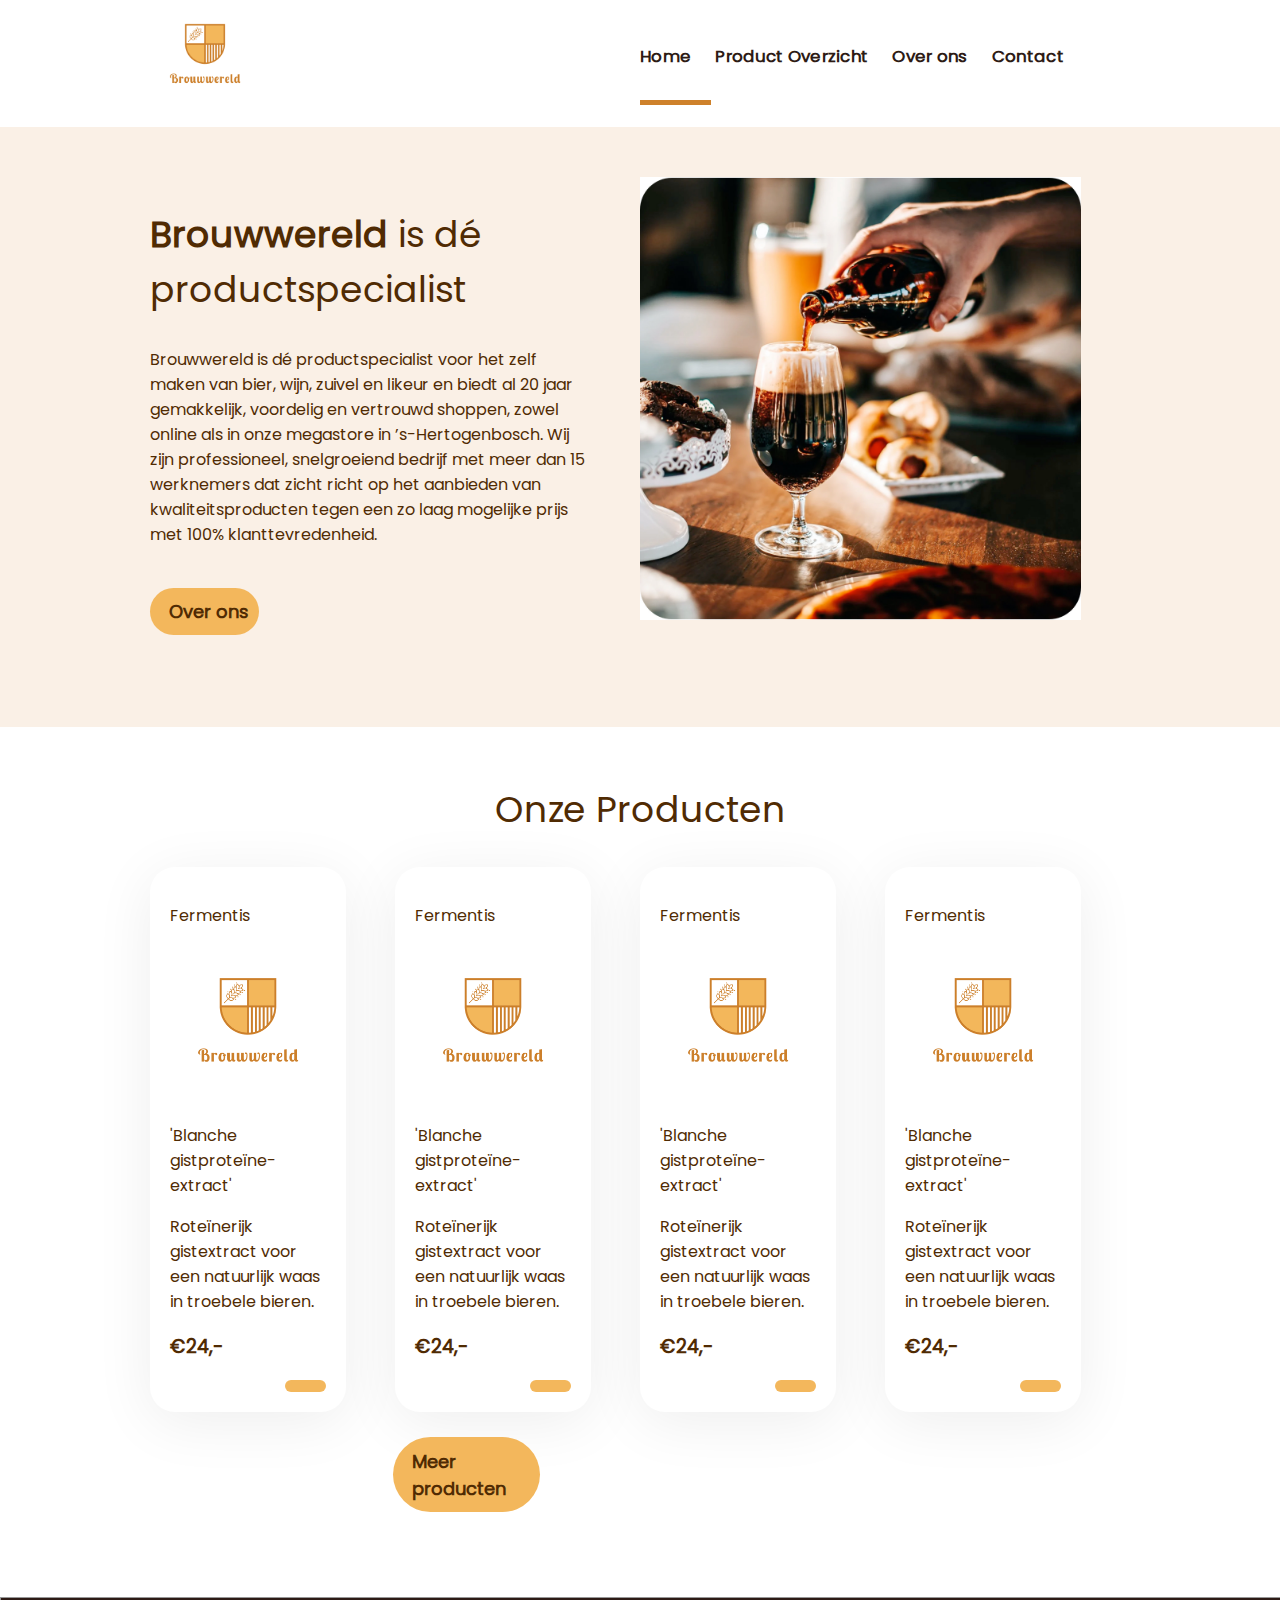
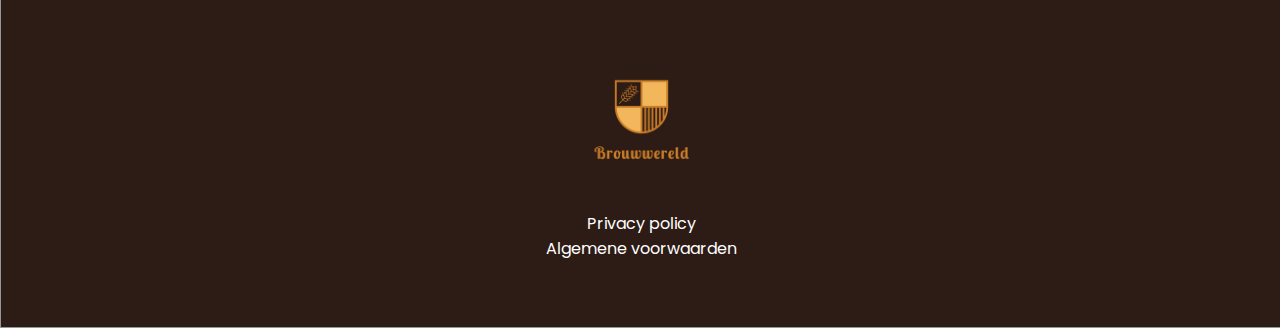
<file: index.html>
<!DOCTYPE html>
<html>
    <head>
        <meta charset="utf-8">
        <meta http-equiv="X-UA-Compatible" content="IE=edge">
        <title></title>
        <meta name="description" content="">
        <meta name="viewport" content="width=device-width, initial-scale=1">
        <link rel="stylesheet" href="stylesheet.css">
        <link href="https://kit-pro.fontawesome.com/releases/v5.15.2/css/pro.min.css" rel="stylesheet">
    </head>
    <body>
        <div class="container">
            <div class="sizerow">
                <div class="column-50">
                    <img class="w-25" src="brouwwereld_logo_transparent.png">
                </div>
                <div class="column-50">
                    <div class="menu">
                        <ul>
                            <li id="active"><a>Home</a></li>
                            <li><a href="/ProductOverzicht.html">Product Overzicht</a></li>
                            <li><a href="/OverOns.html">Over ons</a></li>
                            <li><a href="/contact.html">Contact</a></li>
                            <li><div class="shoppingBag"><i class="fal fa-shopping-bag fa-1x"></div></i></li>    
                        </ul>
                    </div>
                </div>
            </div>
        </div>
        <div class="container container-tophome">
            <div class="sizerow">
                <div class="column-50">
                    <h2><span class="name">Brouwwereld</span> is d&#233; productspecialist</h2>
                    <p>Brouwwereld is d&#233; productspecialist voor het zelf maken van bier, wijn, zuivel en likeur en biedt al 20 jaar gemakkelijk, voordelig en vertrouwd shoppen, zowel online als in onze megastore in ’s-Hertogenbosch. Wij zijn professioneel, snelgroeiend bedrijf met meer dan 15 werknemers dat zicht richt op het aanbieden van kwaliteitsproducten tegen een zo laag mogelijke prijs met 100% klanttevredenheid.</p>
                    <br>
                    <div class="buttonOverOns"><a>Over ons</a><i class="far fa-long-arrow-right fa-1x"></i></div>
                </div>
                <div class="column-50">
                    <img class="w-100 head-picture" src="Bitmap Copy.jpg">
                </div>
            </div>
        </div>
        <br>
        <div class="container">
            <div class="sizerow product">
                <div class="column-100">
                    <h2>Onze Producten</h2>
                </div>
            </div>
            <div class="sizerow">
                <div class="column-25 products-grid">
                    <p>
                        Fermentis
                    </p>
                    <img class="w-100" src="brouwwereld_logo_transparent.png"> 
                    <p>
                        'Blanche gistproteïne-</br>extract'
                    </p>
                    <p>
                        Roteïnerijk gistextract voor een natuurlijk waas in troebele bieren.
                    </p>
                    <h3>
                        €24,-
                    </h3>
                    <div class="bag"><i class="fal fa-shopping-bag fa-1x"></i></div>
                </div>
                <div class="column-25 products-grid">
                    <p>
                        Fermentis
                    </p>
                    <img class="w-100" src="brouwwereld_logo_transparent.png"> 
                    <p>
                        'Blanche gistproteïne-</br>extract'
                    </p>
                    <p>
                        Roteïnerijk gistextract voor een natuurlijk waas in troebele bieren.
                    </p>
                    <h3>
                        €24,-
                    </h3>
                    <div class="bag"><i class="fal fa-shopping-bag fa-1x"></i></div>
                </div>
                <div class="column-25 products-grid">
                    <p>
                        Fermentis
                    </p>
                    <img class="w-100" src="brouwwereld_logo_transparent.png"> 
                    <p>
                        'Blanche gistproteïne-</br>extract'
                    </p>
                    <p>
                        Roteïnerijk gistextract voor een natuurlijk waas in troebele bieren.
                    </p>
                    <h3>
                        €24,-
                    </h3>
                    <div class="bag"><i class="fal fa-shopping-bag fa-1x"></i></div>
                </div>
                <div class="column-25 products-grid">
                    <p>
                        Fermentis
                    </p>
                    <img class="w-100" src="brouwwereld_logo_transparent.png"> 
                    <p>
                        'Blanche gistproteïne-</br>extract'
                    </p>
                    <p>
                        Roteïnerijk gistextract voor een natuurlijk waas in troebele bieren.
                    </p>
                    <h3>
                        €24,-
                    </h3>
                    <div class="bag"><i class="fal fa-shopping-bag fa-1x"></i></div>
                </div>
                
             </div>
             <br>
             <div class="buttonOverOns MeerProducten"><a href="/ProductOverzicht.html">Meer producten</a><i class="far fa-long-arrow-right fa-1x"></i></div>
             <br>
             <br>
             <br>
             <br>
        </div>
        <br>
        <br>
        <footer class ="footer">
            <img src="brouwwereld_logo_transparent.png" class="footerlogo">
            <p class="footertext">Privacy policy<br> Algemene voorwaarden</p>
          </footer>   
    </body>
</html>
</file>
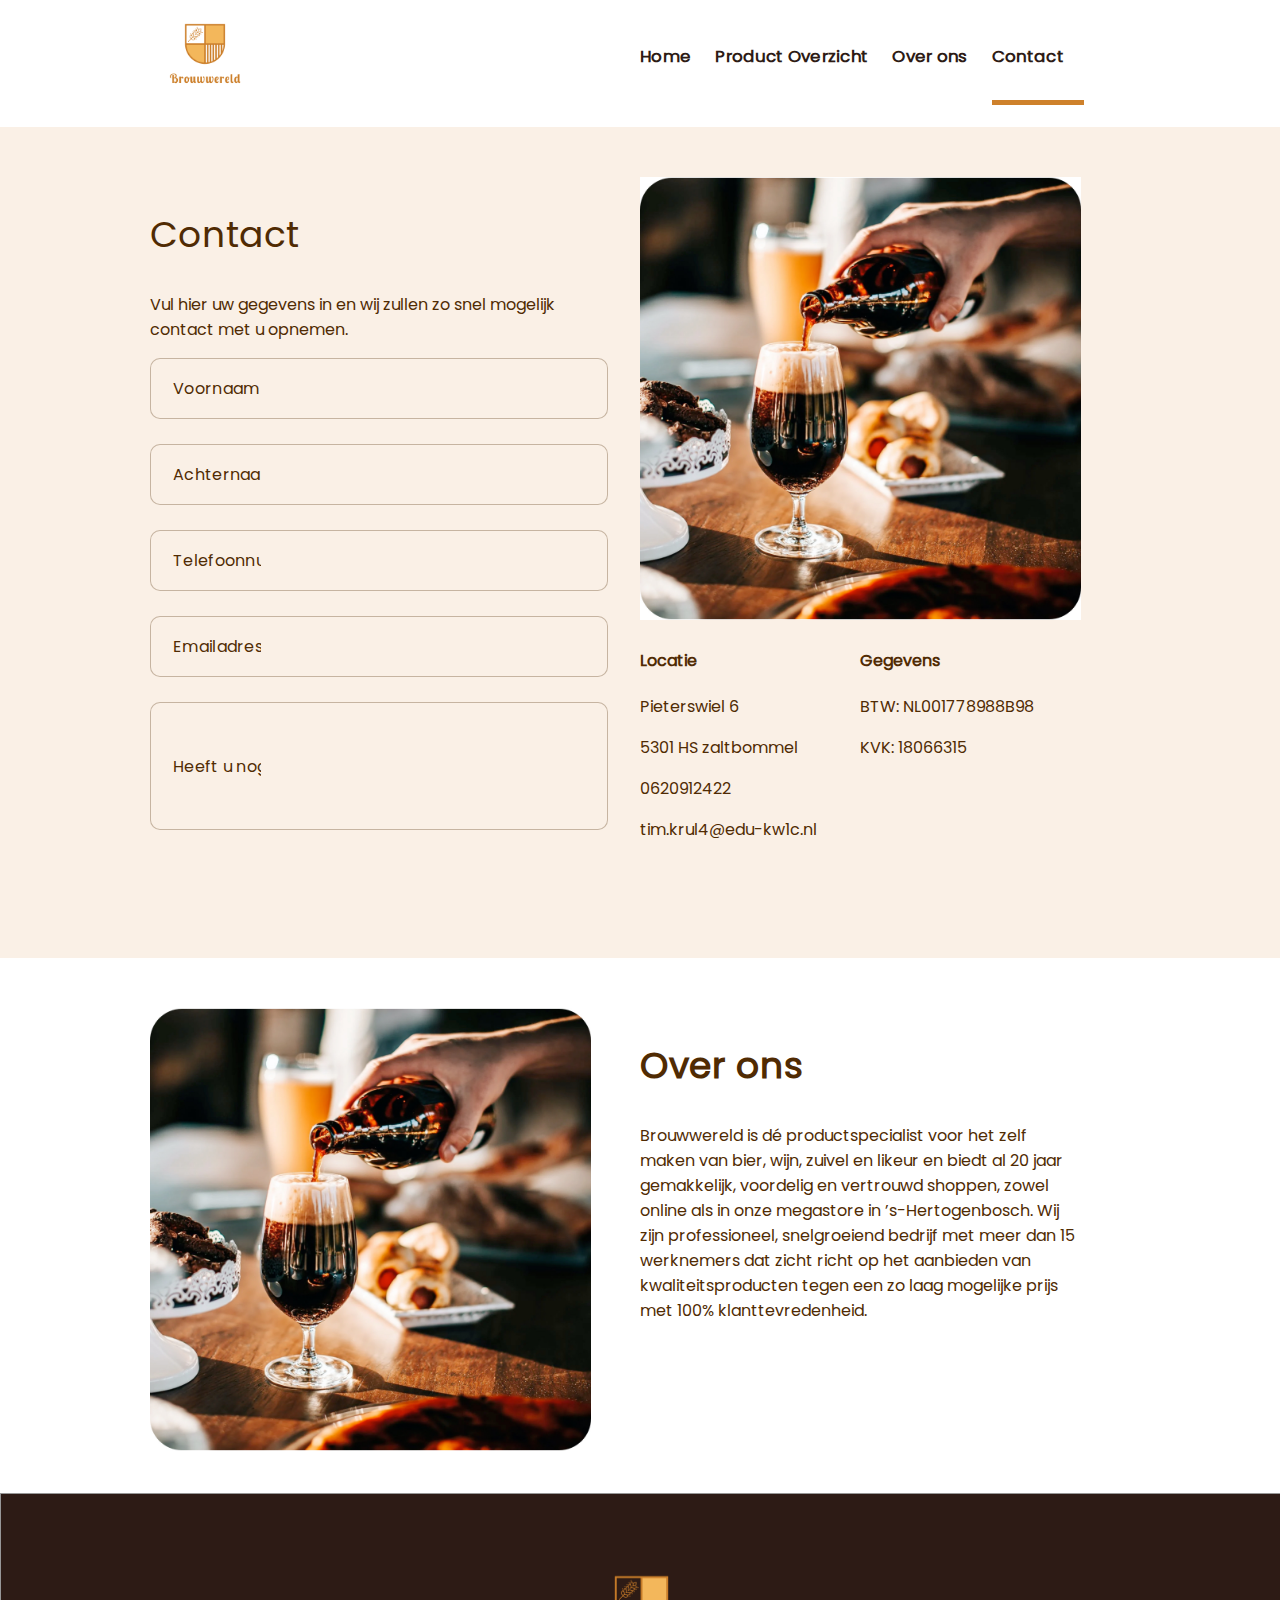
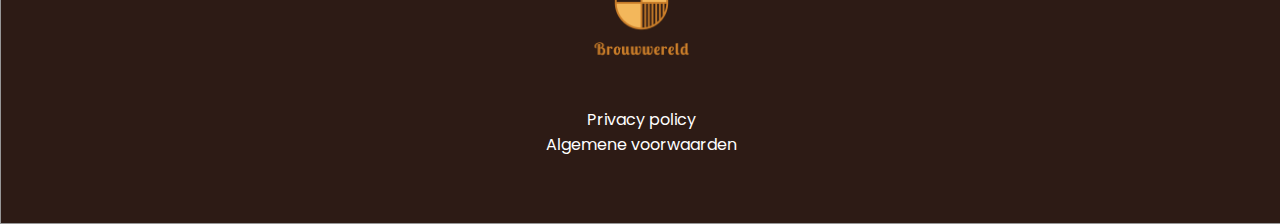
<file: contact.html>
<!DOCTYPE html>
<html>
    <head>
        <meta charset="utf-8">
        <meta http-equiv="X-UA-Compatible" content="IE=edge">
        <title></title>
        <meta name="description" content="">
        <meta name="viewport" content="width=device-width, initial-scale=1">
        <link rel="stylesheet" href="stylesheet.css">
        <link href="https://kit-pro.fontawesome.com/releases/v5.15.2/css/pro.min.css" rel="stylesheet">
    </head>
    <body>
        <div class="container">
            <div class="sizerow">
                <div class="column-50">
                    <img class="w-25" src="brouwwereld_logo_transparent.png">
                </div>
                <div class="column-50">
                    <div class="menu">
                        <ul>
                            <li><a href="/index.html">Home</a></li>
                            <li><a href="/ProductOverzicht.html">Product Overzicht</a></li>
                            <li><a href="/OverOns.html">Over ons</a></li>
                            <li id="active"><a>Contact</a></li>
                            <li><i class="fal fa-shopping-bag fa-1x"></i></li>    
                        </ul>
                    </div>
                </div>
            </div>
        </div>
        <div class="container overOns container-tophome">
            <div class="sizerow">
                <div class="column-50">
                    <h2>Contact</h2>
                    <p>Vul hier uw gegevens in en wij zullen zo snel mogelijk contact met u opnemen.</p>
                    <label for="">
                        <input type="text" placeholder="Voornaam"><br><br>
                        <input type="text" placeholder="Achternaam"><br><br>
                        <input type="text" placeholder="Telefoonnummer"><br><br>
                        <input type="text" placeholder="Emailadres"><br><br>
                        <input id="opmerking" type="text" placeholder="Heeft u nog vragen/opmerkingen? Voer ze hier in…"><br>
                    </label>
                </div>
                <div class="column-50">
                    <img class="w-100 head-picture" src="Bitmap Copy.jpg">
                    <div class="sizerow">
                        <div class="column-50">
                        <h4>Locatie</h4>
                        <p>Pieterswiel 6</p>
                        <p>5301 HS zaltbommel</p>
                        <p>0620912422</p>
                        <p>tim.krul4@edu-kw1c.nl</p>
                        </div>
                        <div class="column-50">
                            <h4>Gegevens</h4>
                            <p>BTW: NL001778988B98</p>
                            <p>KVK: 18066315</p>
                        </div>
                    </div>
                </div>
            </div>
        </div>
        <br>
        <br>
        <div class="container">
            <div class="sizerow">
            <div class="column-50">
                <img class="w-100 head-picture" src="Bitmap Copy.jpg">
            </div>
            <div class="column-50">
                <h2><span class="name">Over ons</span></h2>
                <p>Brouwwereld is d&#233; productspecialist voor het zelf maken van bier, wijn, zuivel en likeur en biedt al 20 jaar gemakkelijk, voordelig en vertrouwd shoppen, zowel online als in onze megastore in ’s-Hertogenbosch. Wij zijn professioneel, snelgroeiend bedrijf met meer dan 15 werknemers dat zicht richt op het aanbieden van kwaliteitsproducten tegen een zo laag mogelijke prijs met 100% klanttevredenheid.</p>  
            </div>
        </div>
        </div>
        <br>
        <footer class = "footer">
            <img src="brouwwereld_logo_transparent.png" class="footerlogo">
            <p class="footertext">Privacy policy<br> Algemene voorwaarden</p>
          </footer> 
    </body>
</html>
</file>
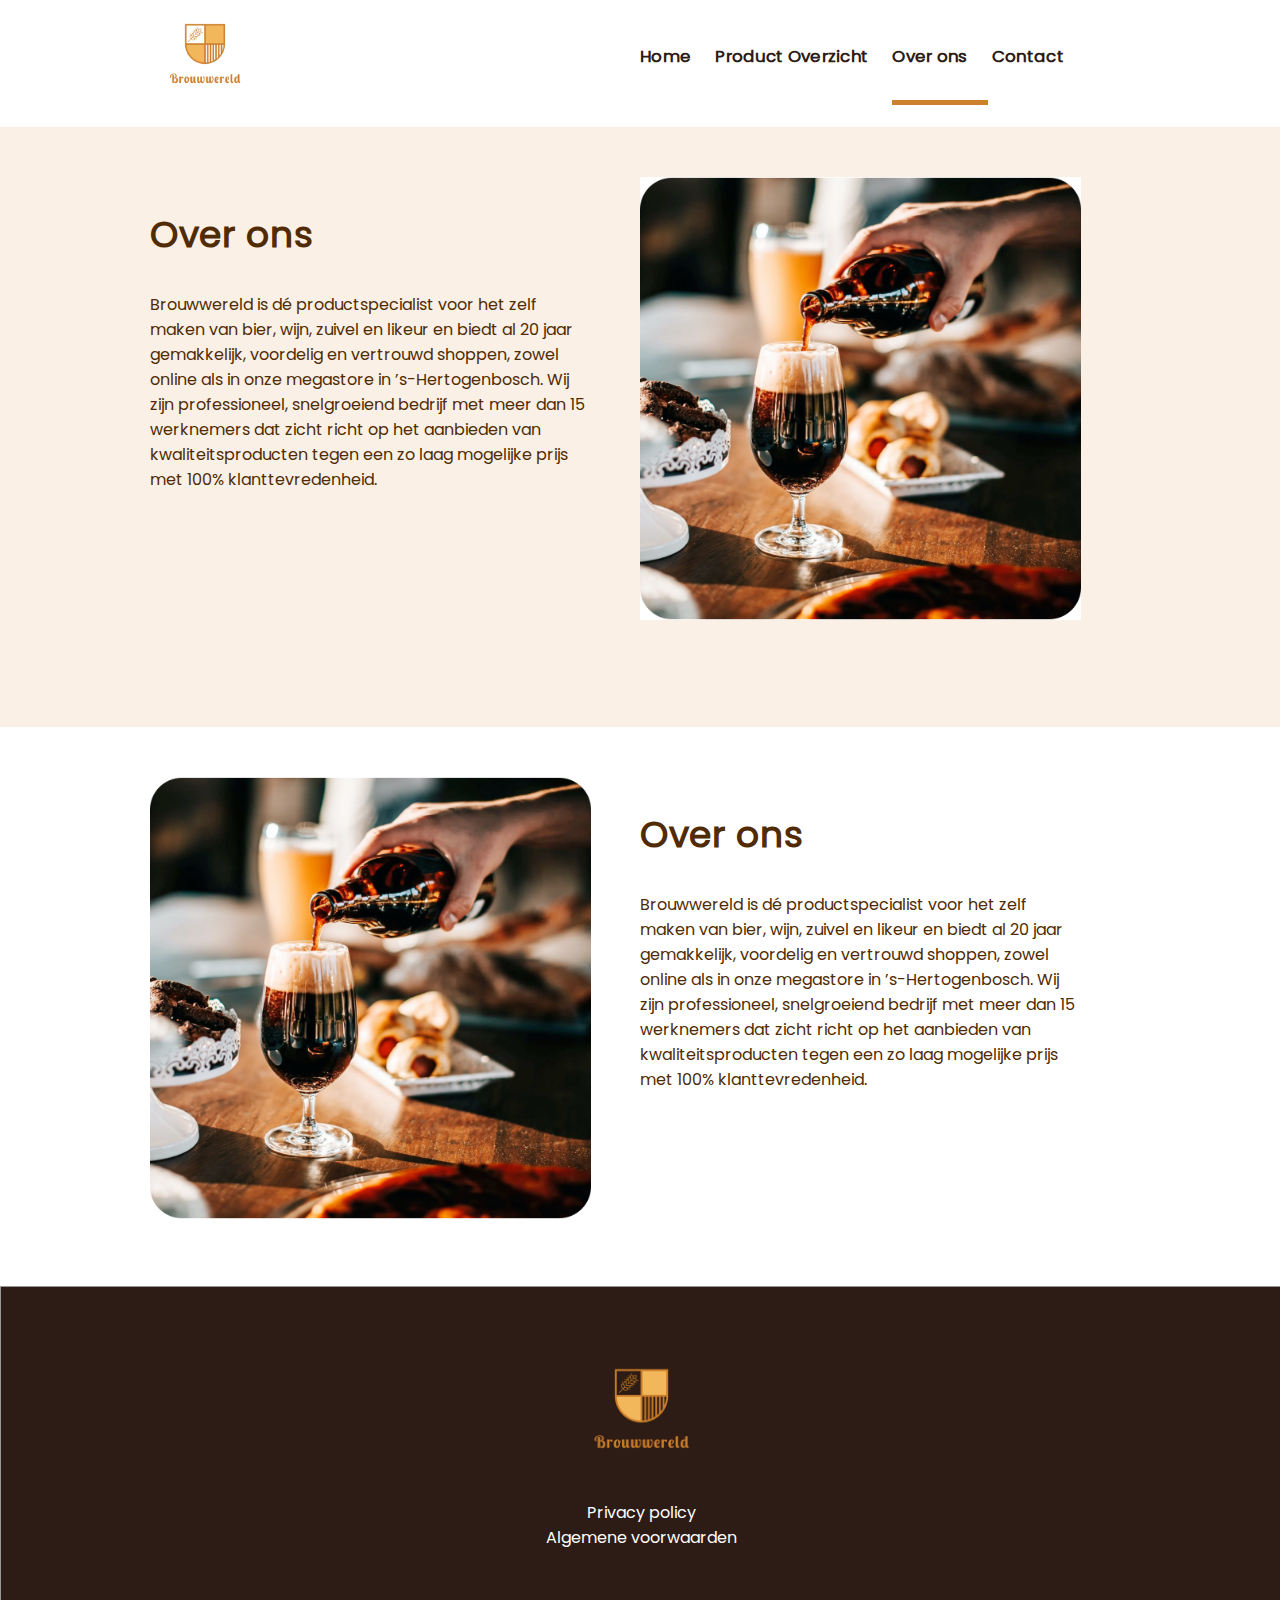
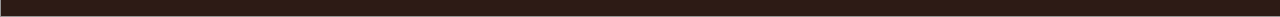
<file: OverOns.html>
<!DOCTYPE html>
<html>
    <head>
        <meta charset="utf-8">
        <meta http-equiv="X-UA-Compatible" content="IE=edge">
        <title></title>
        <meta name="description" content="">
        <meta name="viewport" content="width=device-width, initial-scale=1">
        <link rel="stylesheet" href="stylesheet.css">
        <link href="https://kit-pro.fontawesome.com/releases/v5.15.2/css/pro.min.css" rel="stylesheet">
    </head>
    <body>
        <div class="container">
            <div class="sizerow">
                <div class="column-50">
                    <img class="w-25" src="brouwwereld_logo_transparent.png">
                </div>
                <div class="column-50">
                    <div class="menu">
                        <ul>
                            <li><a href="/index.html">Home</a></li>
                            <li><a href="/ProductOverzicht.html">Product Overzicht</a></li>
                            <li id="active"><a>Over ons</a></li>
                            <li><a href="/contact.html">Contact</a></li>
                            <li><i class="fal fa-shopping-bag fa-1x"></i></li>    
                        </ul>
                    </div>
                </div>
            </div>
        </div>
        <div class="container container-tophome">
            <div class="sizerow">
                <div class="column-50">
                    <h2><span class="name">Over ons</span></h2>
                    <p>Brouwwereld is d&#233; productspecialist voor het zelf maken van bier, wijn, zuivel en likeur en biedt al 20 jaar gemakkelijk, voordelig en vertrouwd shoppen, zowel online als in onze megastore in ’s-Hertogenbosch. Wij zijn professioneel, snelgroeiend bedrijf met meer dan 15 werknemers dat zicht richt op het aanbieden van kwaliteitsproducten tegen een zo laag mogelijke prijs met 100% klanttevredenheid.</p>
                </div>
                <div class="column-50">
                    <img class="w-100 head-picture" src="Bitmap Copy.jpg">
                </div>
            </div>
        </div>
        <br>
        <br>
        <div class="container">
            <div class="sizerow">
                <div class="column-50">
                    <img class="w-100 head-picture" src="Bitmap Copy.jpg">
                </div>
                <div class="column-50">
                    <h2><span class="name">Over ons</span></h2>
                    <p>Brouwwereld is d&#233; productspecialist voor het zelf maken van bier, wijn, zuivel en likeur en biedt al 20 jaar gemakkelijk, voordelig en vertrouwd shoppen, zowel online als in onze megastore in ’s-Hertogenbosch. Wij zijn professioneel, snelgroeiend bedrijf met meer dan 15 werknemers dat zicht richt op het aanbieden van kwaliteitsproducten tegen een zo laag mogelijke prijs met 100% klanttevredenheid.</p>
                </div>
            </div>
        </div>
        <br>
        <br>
        <footer class = "footer">
            <img src="brouwwereld_logo_transparent.png" class="footerlogo">
            <p class="footertext">Privacy policy<br> Algemene voorwaarden</p>
          </footer> 
    </body>
</html>
</file>
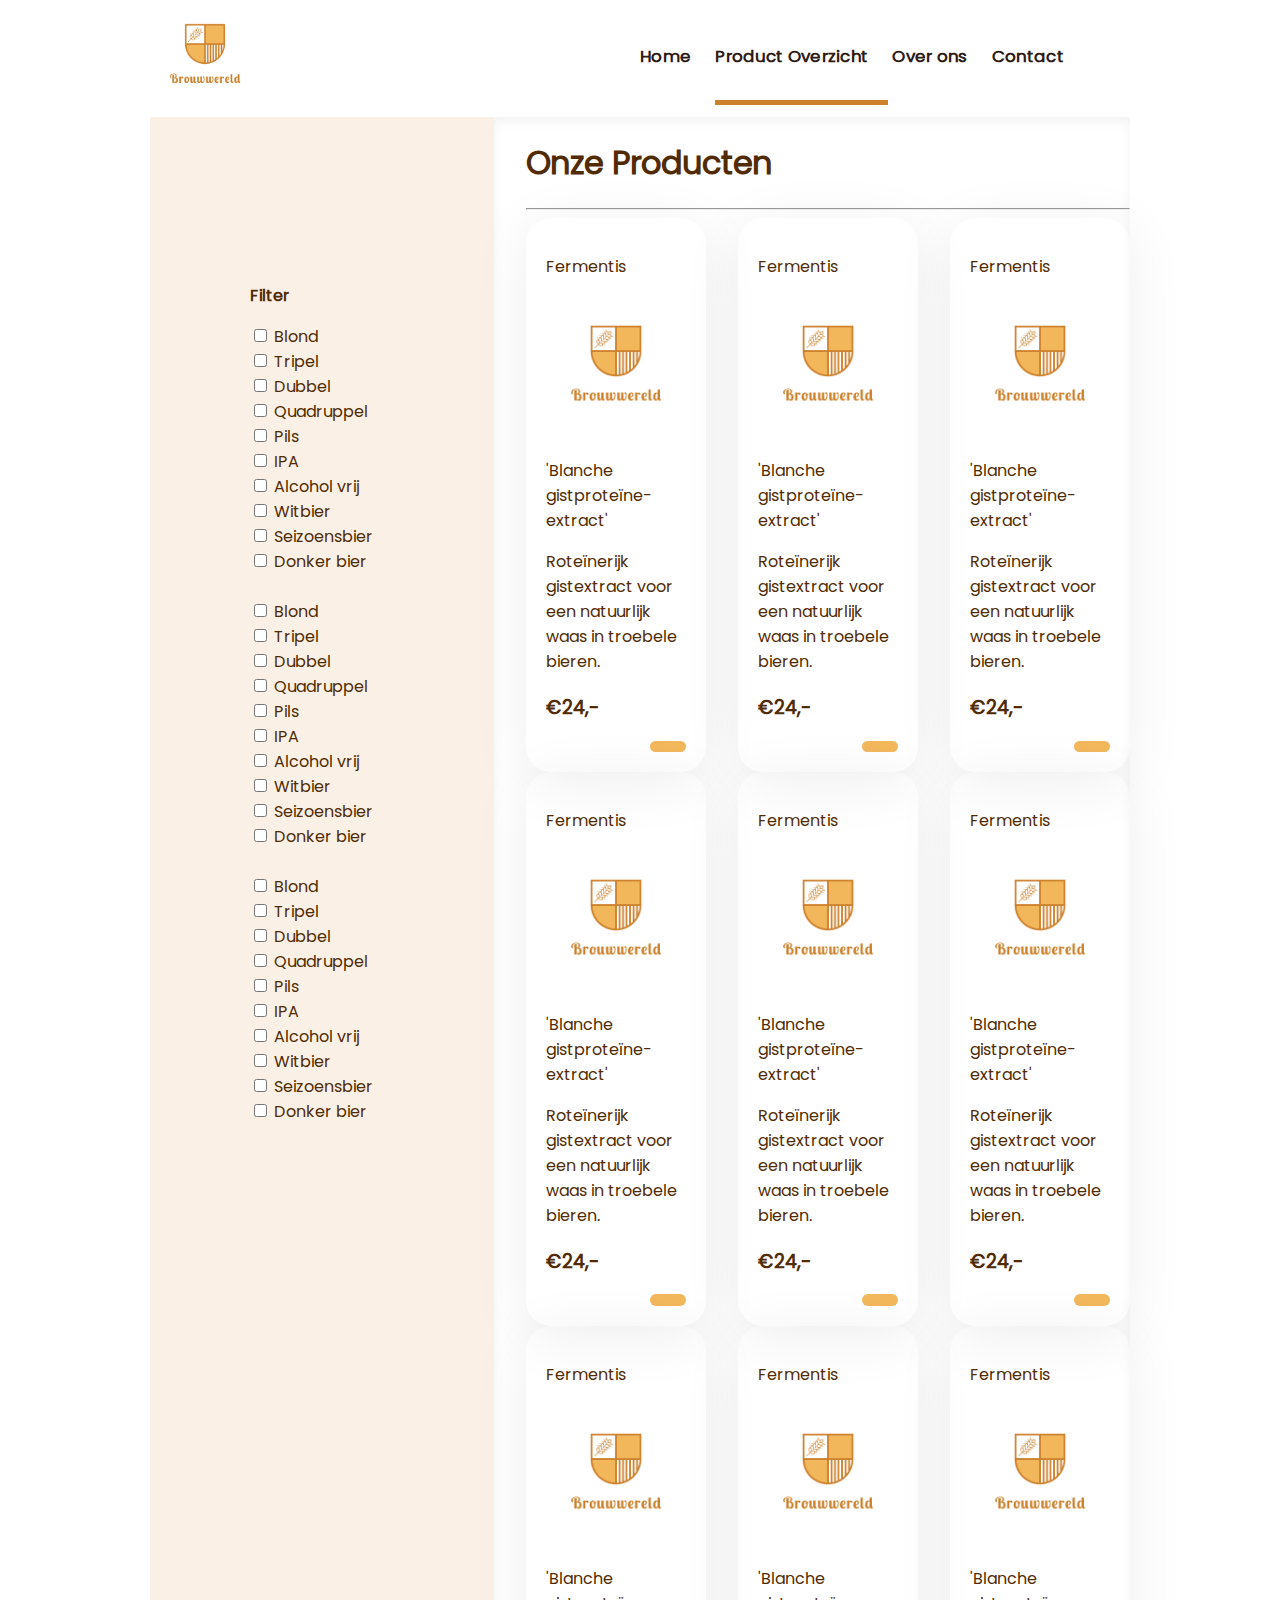
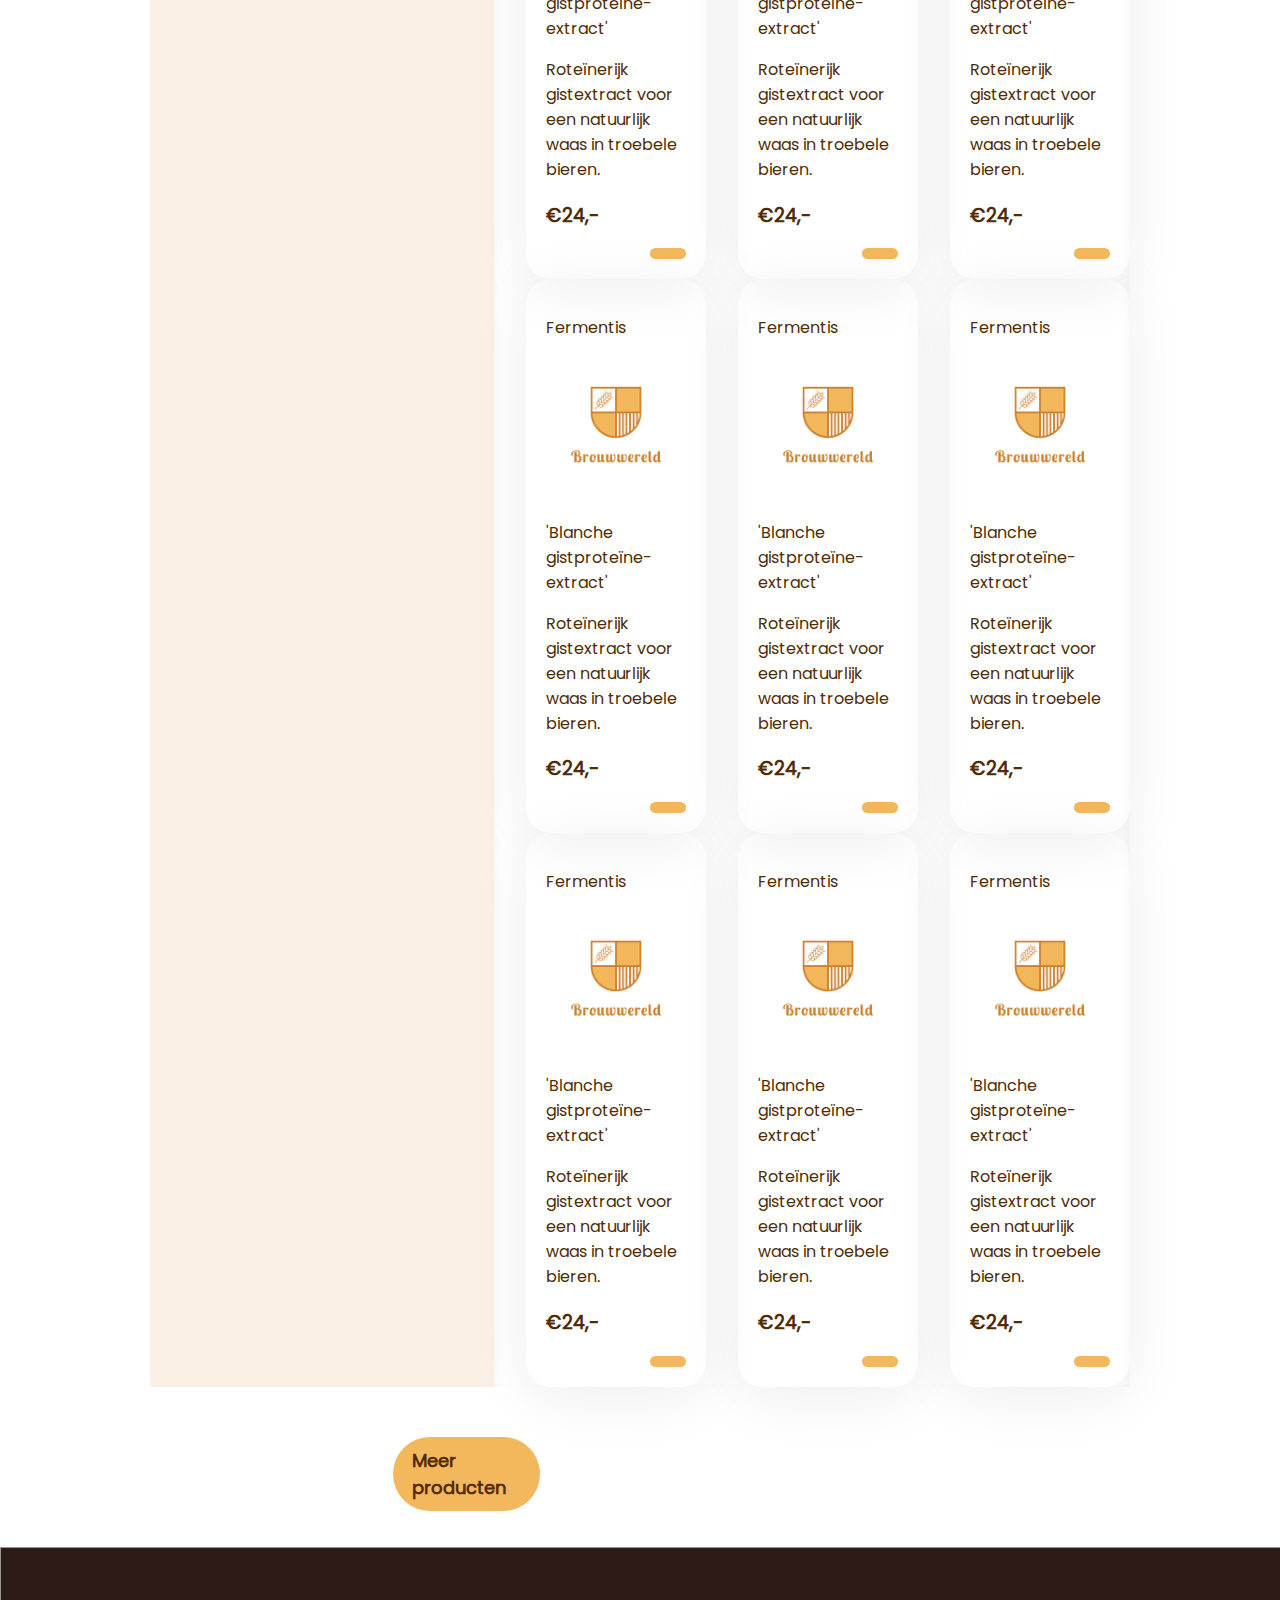
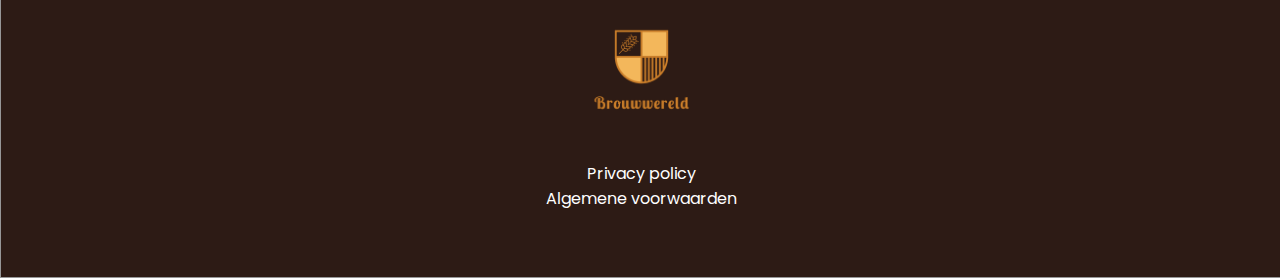
<file: ProductOverzicht.html>
<!DOCTYPE html>
<html>
    <head>
        <meta charset="utf-8">
        <meta http-equiv="X-UA-Compatible" content="IE=edge">
        <title></title>
        <meta name="description" content="">
        <meta name="viewport" content="width=device-width, initial-scale=1">
        <link rel="stylesheet" href="stylesheet.css">
        <link href="https://kit-pro.fontawesome.com/releases/v5.15.2/css/pro.min.css" rel="stylesheet">
    </head>
    <body>
        <div class="container">
            <div class="sizerow">
                <div class="column-50">
                    <img class="w-25" src="brouwwereld_logo_transparent.png">
                </div>
                <div class="column-50">
                    <div class="menu">
                        <ul>
                            <li><a href="/index.html">Home</a></li>
                            <li id="active"><a>Product Overzicht</a></li>
                            <li><a href="/OverOns.html">Over ons</a></li>
                            <li><a href="/contact.html">Contact</a></li>
                            <li><i class="fal fa-shopping-bag fa-1x"></i></li>    
                        </ul>
                    </div>
                </div>
            </div>
        </div>
        <div class="container overOns">
            <div class="sizerow">
                <div class="table column-25">
                    <p id="filter">Filter</p>
                    <form>
                        <input type="checkbox" name="vehicle1" value="Bier">
                        <label for="vehicle1"> Blond</label><br>
                        <input type="checkbox"  name="vehicle2" value="Gist">
                        <label for="vehicle2"> Tripel</label><br>
                        <input type="checkbox" name="vehicle3" value="Hop">
                        <label for="vehicle3"> Dubbel</label><br>
                        <input type="checkbox" name="vehicle3" value="Hop">
                        <label for="vehicle3"> Quadruppel</label><br>
                        <input type="checkbox" name="vehicle3" value="Hop">
                        <label for="vehicle3"> Pils</label><br>
                        <input type="checkbox" name="vehicle3" value="Hop">
                        <label for="vehicle3"> IPA</label><br>
                        <input type="checkbox" name="vehicle3" value="Hop">
                        <label for="vehicle3"> Alcohol vrij</label><br>
                        <input type="checkbox" name="vehicle3" value="Hop">
                        <label for="vehicle3"> Witbier</label><br>
                        <input type="checkbox" name="vehicle3" value="Hop">
                        <label for="vehicle3"> Seizoensbier</label><br>
                        <input type="checkbox" name="vehicle3" value="Hop">
                        <label for="vehicle3"> Donker bier</label><br>
                    </form>
                    <br>
                    <form>
                        <input type="checkbox" name="vehicle1" value="Bier">
                        <label for="vehicle1"> Blond</label><br>
                        <input type="checkbox"  name="vehicle2" value="Gist">
                        <label for="vehicle2"> Tripel</label><br>
                        <input type="checkbox" name="vehicle3" value="Hop">
                        <label for="vehicle3"> Dubbel</label><br>
                        <input type="checkbox" name="vehicle3" value="Hop">
                        <label for="vehicle3"> Quadruppel</label><br>
                        <input type="checkbox" name="vehicle3" value="Hop">
                        <label for="vehicle3"> Pils</label><br>
                        <input type="checkbox" name="vehicle3" value="Hop">
                        <label for="vehicle3"> IPA</label><br>
                        <input type="checkbox" name="vehicle3" value="Hop">
                        <label for="vehicle3"> Alcohol vrij</label><br>
                        <input type="checkbox" name="vehicle3" value="Hop">
                        <label for="vehicle3"> Witbier</label><br>
                        <input type="checkbox" name="vehicle3" value="Hop">
                        <label for="vehicle3"> Seizoensbier</label><br>
                        <input type="checkbox" name="vehicle3" value="Hop">
                        <label for="vehicle3"> Donker bier</label><br>
                    </form>
                    <br>
                    <form>
                        <input type="checkbox" name="vehicle1" value="Bier">
                        <label for="vehicle1"> Blond</label><br>
                        <input type="checkbox"  name="vehicle2" value="Gist">
                        <label for="vehicle2"> Tripel</label><br>
                        <input type="checkbox" name="vehicle3" value="Hop">
                        <label for="vehicle3"> Dubbel</label><br>
                        <input type="checkbox" name="vehicle3" value="Hop">
                        <label for="vehicle3"> Quadruppel</label><br>
                        <input type="checkbox" name="vehicle3" value="Hop">
                        <label for="vehicle3"> Pils</label><br>
                        <input type="checkbox" name="vehicle3" value="Hop">
                        <label for="vehicle3"> IPA</label><br>
                        <input type="checkbox" name="vehicle3" value="Hop">
                        <label for="vehicle3"> Alcohol vrij</label><br>
                        <input type="checkbox" name="vehicle3" value="Hop">
                        <label for="vehicle3"> Witbier</label><br>
                        <input type="checkbox" name="vehicle3" value="Hop">
                        <label for="vehicle3"> Seizoensbier</label><br>
                        <input type="checkbox" name="vehicle3" value="Hop">
                        <label for="vehicle3"> Donker bier</label><br>
                    </form>


                </div>
                <div class="column-75 items">
                    <h1 class="OnzeProducten">Onze Producten</h1>
                    <hr>
                    <div class="sizerow item">
                        <div class="column-25 products-grid">
                            <p>
                                Fermentis
                            </p>
                            <img class="w-100" src="brouwwereld_logo_transparent.png"> 
                            <p>
                                'Blanche gistproteïne-</br>extract'
                            </p>
                            <p>
                                Roteïnerijk gistextract voor een natuurlijk waas in troebele bieren.
                            </p>
                            <h3>
                                €24,-
                            </h3>
                            <div class="bag"><i class="fal fa-shopping-bag fa-1x"></i></div>
                        </div>
                        <div class="column-25 products-grid">
                            <p>
                                Fermentis
                            </p>
                            <img class="w-100" src="brouwwereld_logo_transparent.png"> 
                            <p>
                                'Blanche gistproteïne-</br>extract'
                            </p>
                            <p>
                                Roteïnerijk gistextract voor een natuurlijk waas in troebele bieren.
                            </p>
                            <h3>
                                €24,-
                            </h3>
                            <div class="bag"><i class="fal fa-shopping-bag fa-1x"></i></div>
                        </div>
                        <div class="column-25 products-grid">
                            <p>
                                Fermentis
                            </p>
                            <img class="w-100" src="brouwwereld_logo_transparent.png"> 
                            <p>
                                'Blanche gistproteïne-</br>extract'
                            </p>
                            <p>
                                Roteïnerijk gistextract voor een natuurlijk waas in troebele bieren.
                            </p>
                            <h3>
                                €24,-
                            </h3>
                            <div class="bag"><i class="fal fa-shopping-bag fa-1x"></i></div>
                        </div>
                    </div>
                    <div class="sizerow item">
                        <div class="column-25 products-grid">
                            <p>
                                Fermentis
                            </p>
                            <img class="w-100" src="brouwwereld_logo_transparent.png"> 
                            <p>
                                'Blanche gistproteïne-</br>extract'
                            </p>
                            <p>
                                Roteïnerijk gistextract voor een natuurlijk waas in troebele bieren.
                            </p>
                            <h3>
                                €24,-
                            </h3>
                            <div class="bag"><i class="fal fa-shopping-bag fa-1x"></i></div>
                        </div>
                        <div class="column-25 products-grid">
                            <p>
                                Fermentis
                            </p>
                            <img class="w-100" src="brouwwereld_logo_transparent.png"> 
                            <p>
                                'Blanche gistproteïne-</br>extract'
                            </p>
                            <p>
                                Roteïnerijk gistextract voor een natuurlijk waas in troebele bieren.
                            </p>
                            <h3>
                                €24,-
                            </h3>
                            <div class="bag"><i class="fal fa-shopping-bag fa-1x"></i></div>
                        </div>
                        <div class="column-25 products-grid">
                            <p>
                                Fermentis
                            </p>
                            <img class="w-100" src="brouwwereld_logo_transparent.png"> 
                            <p>
                                'Blanche gistproteïne-</br>extract'
                            </p>
                            <p>
                                Roteïnerijk gistextract voor een natuurlijk waas in troebele bieren.
                            </p>
                            <h3>
                                €24,-
                            </h3>
                            <div class="bag"><i class="fal fa-shopping-bag fa-1x"></i></div>
                        </div>
                    </div>
                    <div class="sizerow item">
                        <div class="column-25 products-grid">
                            <p>
                                Fermentis
                            </p>
                            <img class="w-100" src="brouwwereld_logo_transparent.png"> 
                            <p>
                                'Blanche gistproteïne-</br>extract'
                            </p>
                            <p>
                                Roteïnerijk gistextract voor een natuurlijk waas in troebele bieren.
                            </p>
                            <h3>
                                €24,-
                            </h3>
                            <div class="bag"><i class="fal fa-shopping-bag fa-1x"></i></div>
                        </div>
                        <div class="column-25 products-grid">
                            <p>
                                Fermentis
                            </p>
                            <img class="w-100" src="brouwwereld_logo_transparent.png"> 
                            <p>
                                'Blanche gistproteïne-</br>extract'
                            </p>
                            <p>
                                Roteïnerijk gistextract voor een natuurlijk waas in troebele bieren.
                            </p>
                            <h3>
                                €24,-
                            </h3>
                            <div class="bag"><i class="fal fa-shopping-bag fa-1x"></i></div>
                        </div>
                        <div class="column-25 products-grid">
                            <p>
                                Fermentis
                            </p>
                            <img class="w-100" src="brouwwereld_logo_transparent.png"> 
                            <p>
                                'Blanche gistproteïne-</br>extract'
                            </p>
                            <p>
                                Roteïnerijk gistextract voor een natuurlijk waas in troebele bieren.
                            </p>
                            <h3>
                                €24,-
                            </h3>
                            <div class="bag"><i class="fal fa-shopping-bag fa-1x"></i></div>
                        </div>
                    </div>
                    <div class="sizerow item">
                        <div class="column-25 products-grid">
                            <p>
                                Fermentis
                            </p>
                            <img class="w-100" src="brouwwereld_logo_transparent.png"> 
                            <p>
                                'Blanche gistproteïne-</br>extract'
                            </p>
                            <p>
                                Roteïnerijk gistextract voor een natuurlijk waas in troebele bieren.
                            </p>
                            <h3>
                                €24,-
                            </h3>
                            <div class="bag"><i class="fal fa-shopping-bag fa-1x"></i></div>
                        </div>
                        <div class="column-25 products-grid">
                            <p>
                                Fermentis
                            </p>
                            <img class="w-100" src="brouwwereld_logo_transparent.png"> 
                            <p>
                                'Blanche gistproteïne-</br>extract'
                            </p>
                            <p>
                                Roteïnerijk gistextract voor een natuurlijk waas in troebele bieren.
                            </p>
                            <h3>
                                €24,-
                            </h3>
                            <div class="bag"><i class="fal fa-shopping-bag fa-1x"></i></div>
                        </div>
                        <div class="column-25 products-grid">
                            <p>
                                Fermentis
                            </p>
                            <img class="w-100" src="brouwwereld_logo_transparent.png"> 
                            <p>
                                'Blanche gistproteïne-</br>extract'
                            </p>
                            <p>
                                Roteïnerijk gistextract voor een natuurlijk waas in troebele bieren.
                            </p>
                            <h3>
                                €24,-
                            </h3>
                            <div class="bag"><i class="fal fa-shopping-bag fa-1x"></i></div>
                        </div>
                    </div>
                    <div class="sizerow item">
                        <div class="column-25 products-grid">
                            <p>
                                Fermentis
                            </p>
                            <img class="w-100" src="brouwwereld_logo_transparent.png"> 
                            <p>
                                'Blanche gistproteïne-</br>extract'
                            </p>
                            <p>
                                Roteïnerijk gistextract voor een natuurlijk waas in troebele bieren.
                            </p>
                            <h3>
                                €24,-
                            </h3>
                            <div class="bag"><i class="fal fa-shopping-bag fa-1x"></i></div>
                        </div>
                        <div class="column-25 products-grid">
                            <p>
                                Fermentis
                            </p>
                            <img class="w-100" src="brouwwereld_logo_transparent.png"> 
                            <p>
                                'Blanche gistproteïne-</br>extract'
                            </p>
                            <p>
                                Roteïnerijk gistextract voor een natuurlijk waas in troebele bieren.
                            </p>
                            <h3>
                                €24,-
                            </h3>
                            <div class="bag"><i class="fal fa-shopping-bag fa-1x"></i></div>
                        </div>
                        <div class="column-25 products-grid">
                            <p>
                                Fermentis
                            </p>
                            <img class="w-100" src="brouwwereld_logo_transparent.png"> 
                            <p>
                                'Blanche gistproteïne-</br>extract'
                            </p>
                            <p>
                                Roteïnerijk gistextract voor een natuurlijk waas in troebele bieren.
                            </p>
                            <h3>
                                €24,-
                            </h3>
                            <div class="bag"><i class="fal fa-shopping-bag fa-1x"></i></div>
                        </div>
                    </div>
                </div>
            </div>
                <br>
                <br>
                <div class="buttonOverOns MeerProducten"><a href="/ProductOverzicht.html">Meer producten</a><i class="far fa-long-arrow-right fa-1x"></i></div>
                <br>
                <br>
                <br>
                <br>
        </div>
        <footer class = "footer">
            <img src="brouwwereld_logo_transparent.png" class="footerlogo">
            <p class="footertext">Privacy policy<br> Algemene voorwaarden</p>
          </footer> 
        
    </body>
</html>
</file>
<file: stylesheet.css>
/* ===================Index========================== */

@font-face {
  font-family: Poppins;
  src: url(/Fonts/Poppins-Regular.ttf);
}
body {
  width: 100%;
  height: 100%;
  margin: 0;
  padding: 0;
  font-family: Poppins;
  font-size: 100%;
}
.products-grid {
  border-radius: 25px;
  box-shadow: 0 10px 60px 0 rgba(0, 0, 0, 0.07);
  padding: 20px;
  width: 250px;
}

.w-100 {
  width: 100%;
}
.w-25 {
  width: 25%;
}
.footer {
  width: 100%;
  max-width: 980px;
  color: #502b03;
  margin-right: auto;
  margin-left: auto;
  margin-top: 10px;
  padding-top: 50px;
  padding-bottom: 50px;
  padding-right: 150px;
  padding-left: 150px;
  background-color: #2d1b15;
  border: 1px solid #979797;
  height: 1%;
}
.table {
  padding-top: 150px;
  margin-right: 0px !important;
  background-color: linen;
  padding-right: 100px;
  padding-left: 100px;
}
.footerlogo {
  width: 15%;
  display: block;
  margin-left: auto;
  margin-right: auto;
}
.footertext {
  font-family: Poppins;
  color: #ffffff;
  text-align: center;
}
.product h2 {
  text-align: center;
}
.container-tophome {
  background-color: linen;
  margin-top: 10px;
  padding-top: 50px;
  padding-bottom: 100px;
  padding-right: 150px;
  padding-left: 150px;
}
.container {
  width: 100%;
  max-width: 980px;
  color: #502b03;
  margin-right: auto;
  margin-left: auto;
}
.sizerow {
  display: flex;
  width: 100%;
  max-width: 1080px;
  margin: 0 auto;
  min-height: 100px;
}
.column-50 {
  width: 45%;
  margin-right: 5%;
}
.column-25 {
  width: 25%;
  margin-right: 5%;
}
.column-100 {
  width: 100%;
}
.menu {
  position: absolute;
  color: #502b03;
  font-size: 105%;
  font-weight: bold;
  top: 15px;
}
.menu ul {
  list-style-type: none;
  padding-left: 0px;
}
.menu ul li {
  display: inline-block;
  padding-right: 20px;
  padding-bottom: 6.5%;
  z-index: 1;
}
.menu ul li a {
  color: #2d1b15;
  text-decoration: none;
  letter-spacing: 0.3px;
}
#active {
  border-bottom: 5px solid #ce812b;
}
.main {
  background-color: #f9f1e8;
  width: 75%;
  height: 80%;
  position: absolute;
  top: 12.8%;
  left: 12.1%;
  -webkit-box-shadow: inset 10px 10px 7px -10px rgba(0, 0, 0, 0.1);
  box-shadow: inset 10px 10px 7px -10px rgba(0, 0, 0, 0.1);
}
.mainText {
  position: absolute;
  top: 16%;
  left: 10.5%;
  width: 35%;
}
h2 {
  font-size: 225%;
  font-weight: 300;
}
.name {
  font-weight: 800;
}
.mainText p {
  text-decoration-thickness: 5px;
  text-decoration-color: red;
}
.buttonOverOns {
  position: absolute;
  background-color: #f3b75c;
  z-index: 1;
  width: 7%;
  border-radius: 40px;
  padding-left: 1.5%;
  padding-top: 0.8%;
  padding-bottom: 0.8%;
}
.MeerProducten {
  width: 10%;
  margin-left: 19%;
}
.buttonOverOns a {
  font-weight: 1000;
  font-size: large;
  margin-right: 10%;
  -webkit-box-shadow: outset 10px 10px 7px -10px rgba(0, 0, 0, 0.2);
  box-shadow: outset 10px 10px 7px -10px rgba(0, 0, 0, 0.2);
  text-decoration: none;
  color: #502b03;
}
.shoppingBag {
  width: 150%;
  border-radius: 25px;
  background-color: #f3b75c;
  padding-left: 80%;
  padding-bottom: 40%;
  padding-top: 40%;
  padding-right: 30%;
}
.bag {
  border-radius: 25px;
  background-color: #f3b75c;
  width: 15%;
  padding-left: 8%;
  padding-bottom: 4%;
  padding-top: 4%;
  padding-right: 3%;
  float: right;
}
.products-grid h3 {
  width: 80%;
}
.OnzeProducten {
  padding-left: 5%;
}
hr {
  margin-left: 5%;
}
#filter {
  font-weight: 900;
}
.item {
  margin-left: 5%;
}
.items {
  box-shadow: 0px 5px 12px 0px rgba(0, 0, 0, 0.05) inset;
  -webkit-box-shadow: 0px 5px 12px 0px rgba(0, 0, 0, 0.05) inset;
  -moz-box-shadow: 0px 5px 12px 0px rgba(0, 0, 0, 0.05) inset;
}
input[type="text"] {
  background-color: linen;
  height: 61px;
  width: 458px;
  box-sizing: border-box;
  height: 61px;
  width: 458px;
  border: 1px solid rgba(80, 43, 3, 0.3);
  border-radius: 10px;
  font-family: Poppins;
  font-size: 16px;
  padding-left: 5%;
}
::placeholder {
  height: 28px;
  width: 88px;
  color: #502b03;
  font-family: Poppins;
  font-size: 16px;
  letter-spacing: 0.3px;
  line-height: 28px;
}
#opmerking {
  height: 128px;
  width: 458px;
}
</file>
